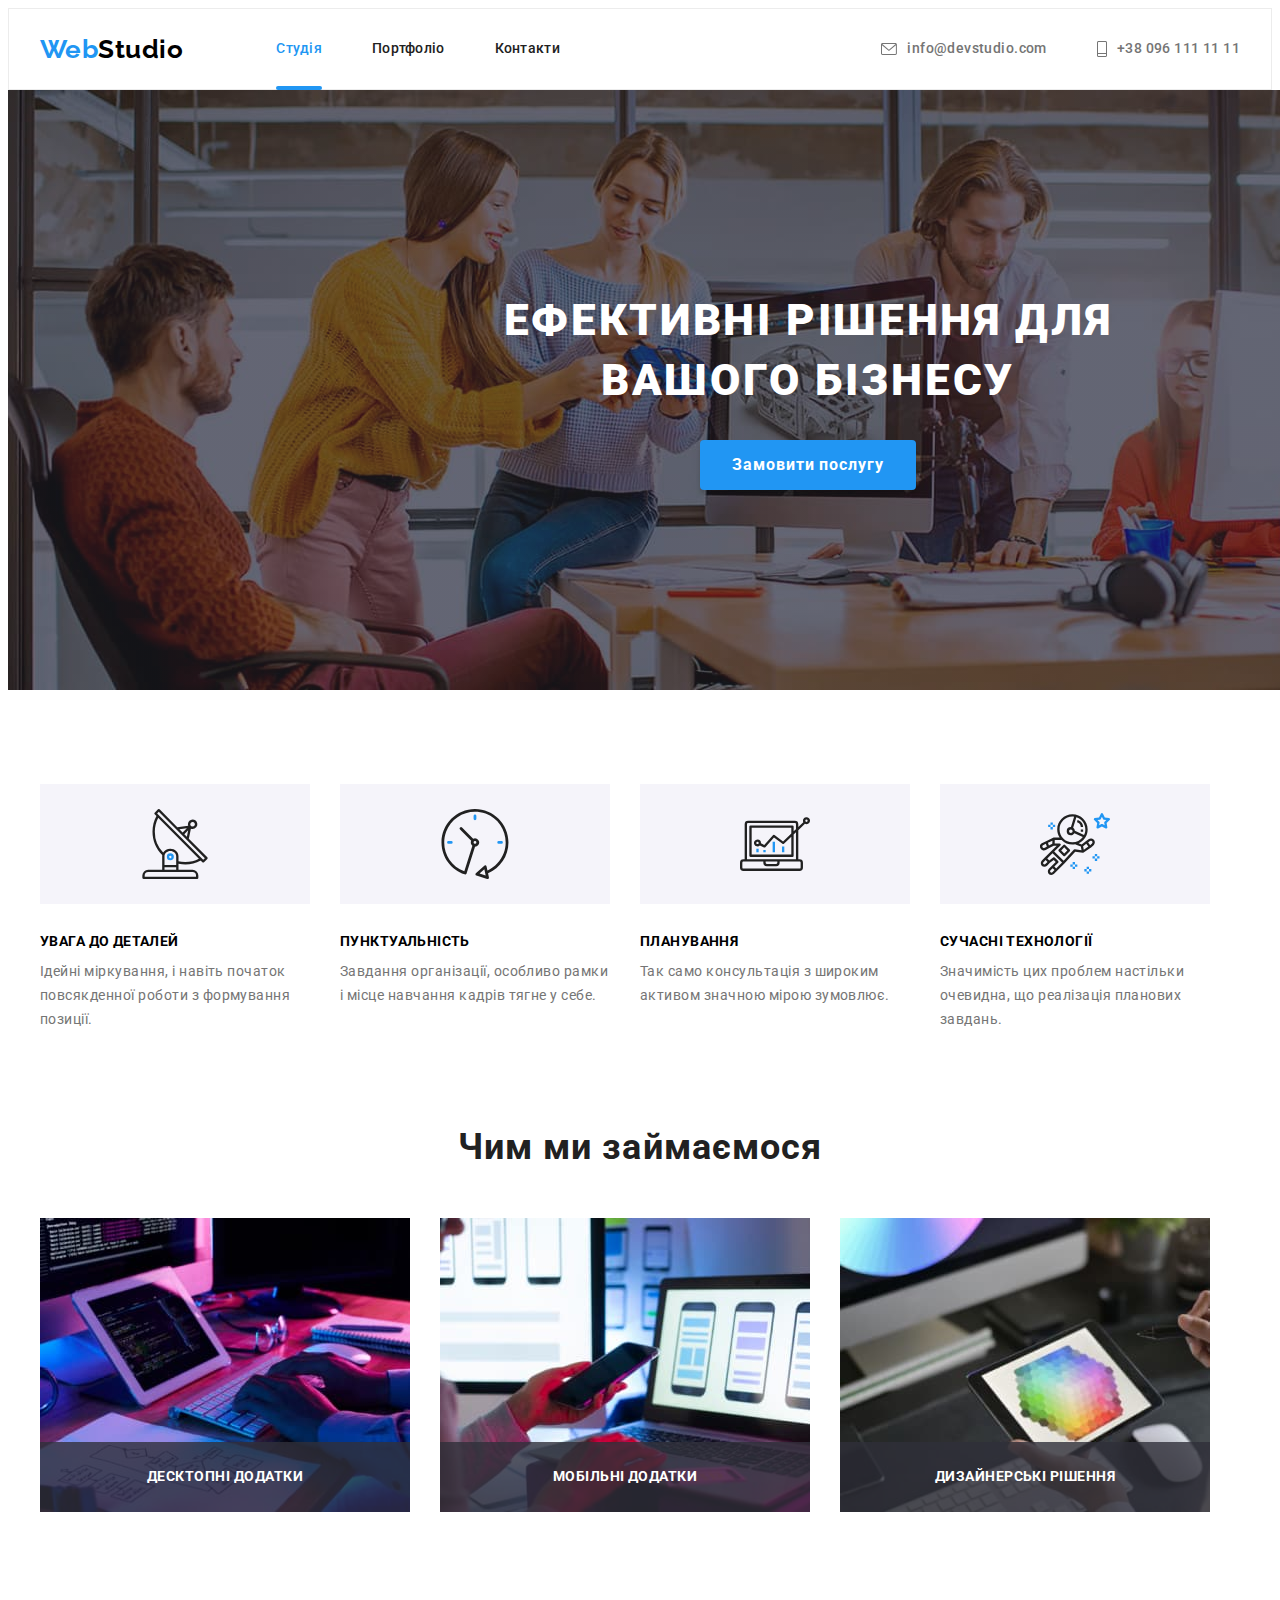
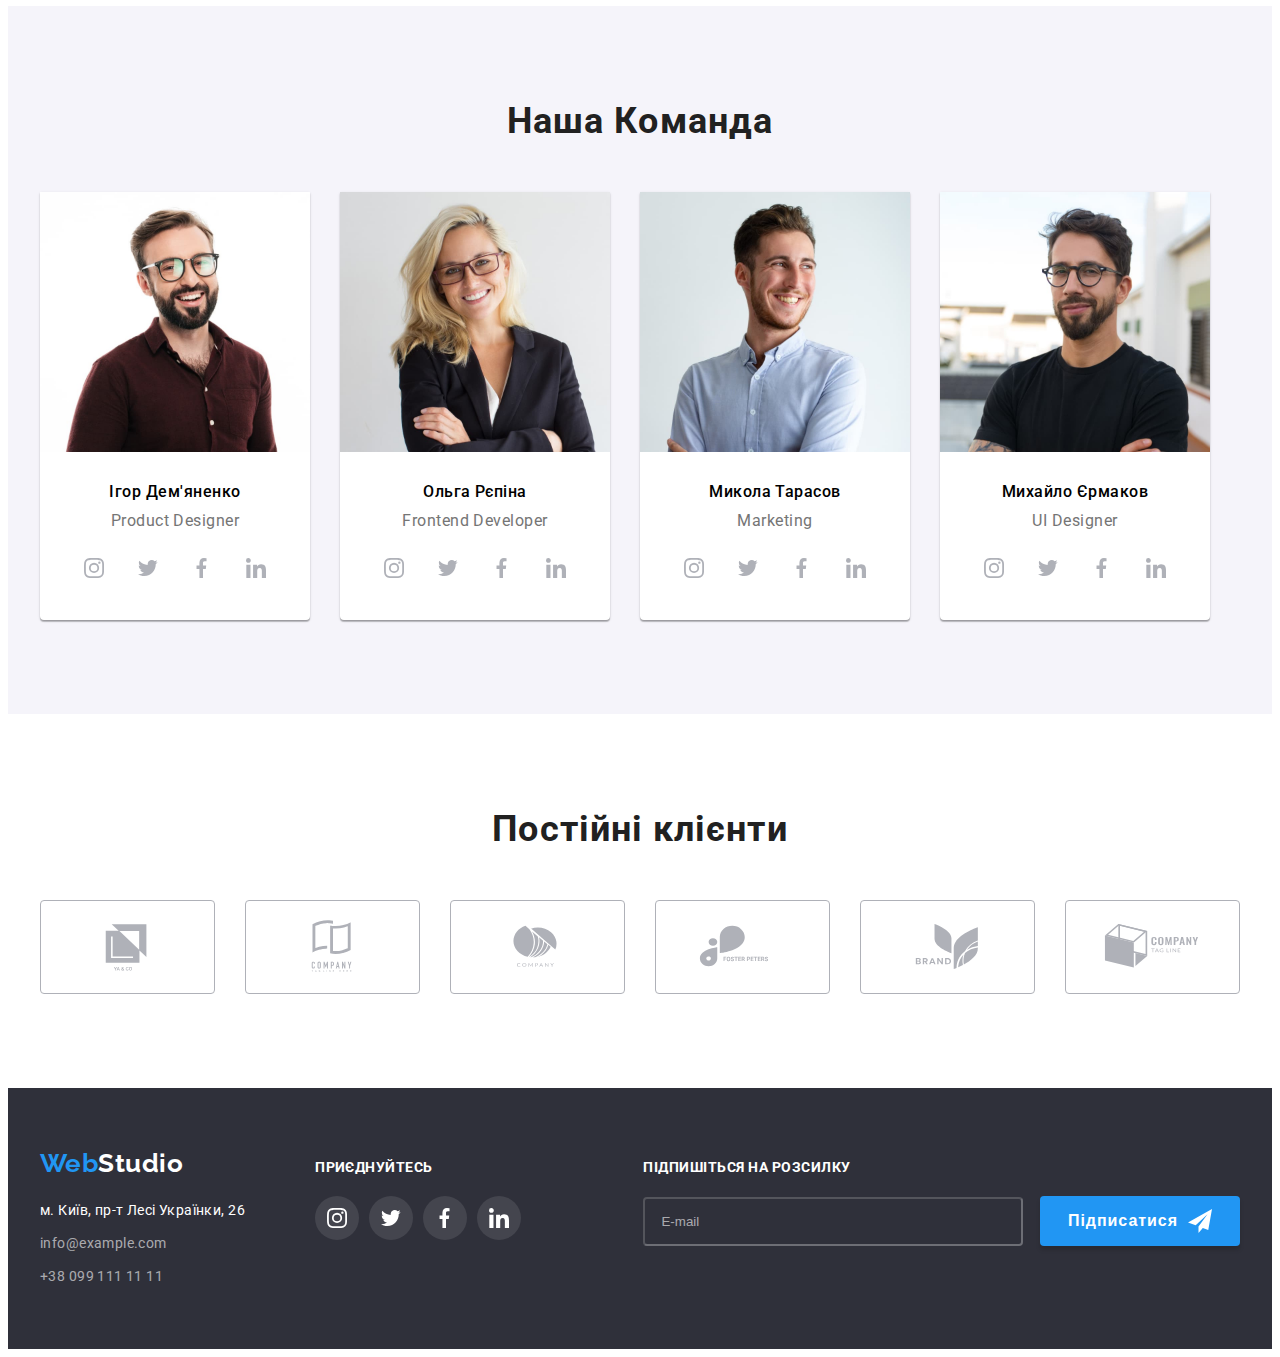
<file: index.html>
<!DOCTYPE html>
<html lang="uk">
  <head>
    <meta charset="UTF-8" />
    <meta http-equiv="X-UA-Compatible" content="IE=edge" />
    <meta name="viewport" content="width=#, initial-scale=1.0" />
    <title>Студія</title>
    <link rel="preconnect" href="https://fonts.googleapis.com">
<link rel="preconnect" href="https://fonts.gstatic.com" crossorigin>
<link href="https://fonts.googleapis.com/css2?family=Raleway:wght@700&family=Roboto:wght@400;500;700;900&display=swap" rel="stylesheet">
   <link rel="stylesheet" href="https://cdnjs.cloudflare.com/ajax/libs/modern-normalize/1.1.0/modern-normalize.min.css" integrity="sha512-wpPYUAdjBVSE4KJnH1VR1HeZfpl1ub8YT/NKx4PuQ5NmX2tKuGu6U/JRp5y+Y8XG2tV+wKQpNHVUX03MfMFn9Q==" crossorigin="anonymous" referrerpolicy="no-referrer" />
<link rel="stylesheet" href="./css/main.min.css" />

</head>
  <body class="body">
    <header class="header">
     <div class="main-nav container">
      <a class="logo-link decoration" href="index.html">Web<span class="logo-header decoration">Studio</span></a>
     <nav>
        <ul class="site-nav list">
          <li class="site-nav__item"><a href="./index.html" class="site-nav__link site-nav__link--current decoration">Студія</a></li>
          <li id="portfolio" class="site-nav__item"><a href="./portfolio.html" class="site-nav__link decoration">Портфоліо</a></li>
          <li class="site-nav__item"><a href="#" class="site-nav__link decoration">Контакти</a></li>
        </ul>
      </nav>
      <ul class="auth-nav list">
        <li class="auth-nav__item"><a href="mailto:info@devstudio.com" class="auth-nav__link decoration"><svg class="auth-nav__icon" width="16" height="12"><use href="./images/svg/sprite.svg#icon-envelope"></use></svg>info@devstudio.com</a></li>
        <li class="auth-nav__item"><a href="tel:+380961111111" class="auth-nav__link decoration"><svg class="auth-nav__icon" width="10" height="16"><use href="./images/svg/sprite.svg#icon-smartphone"></use></svg>+38 096 111 11 11</a></li>
      </ul>
      </div>
    </header>
   
    <main>
      <section class="hero">
        <h1 class="hero__title">Ефективні рішення для <br>вашого бізнесу</br></h1>
        <button type="button" class="hero__button" data-modal-open>Замовити послугу</button>
      </section>
      
    <section class="section">
        <div class="container">
        <h2 class="title visually-hidden">Наші особливості</h2>
        <ul class="list features-list">
          <li class="features-list__head">
            <div class="features-list__logo">
              <svg width="70" height="70"><use href="./images/svg/sprite.svg#icon-antenna"></use></svg></div>
            <h3 class="features-list__header">Увага до деталей</h3>
            <span class="features-list__text"
              >Ідейні міркування, і навіть початок повсякденної роботи з формування позиції.</span
            >
          </li>
          <li class="features-list__head">
            <div class="features-list__logo"><svg width="70" height="70"><use href="./images/svg/sprite.svg#icon-clock"></use></svg></div>
            <h3 class="features-list__header">Пунктуальність</h3>
            <span class="features-list__text">
              Завдання організації, особливо рамки і місце навчання кадрів тягне у себе.</span
            >
          </li>
          <li class="features-list__head">
            <div class="features-list__logo"><svg width="70" height="70"><use href="./images/svg/sprite.svg#icon-diagram"></use></svg></div>
            <h3 class="features-list__header">Планування</h3>
            <span class="features-list__text">
              Так само консультація з широким активом значною мірою зумовлює.</span
            >
          </li>
          <li class="features-list__head">
            <div class="features-list__logo"><svg width="70" height=""><use href="./images/svg/sprite.svg#icon-astronaut"></use></svg></div>
            <h3 class="features-list__header">Сучасні технології</h3>
            <span class="features-list__text">
              Значимість цих проблем настільки очевидна, що реалізація планових завдань.</span
            >
          </li>
        </ul>
        </div>
      </section>
      <section class="section what-we-do">
        <div class="container">
        <h2 class="title">Чим ми займаємося</h2>
        <ul class="list imgs-list">
          <li class="imgs-list__imgs"><img src="./images/img.jpg" alt="coding" width="370" /><p class="imgs-list__text">десктопні додатки</p></li>
          <li class="imgs-list__imgs"><img src="./images/img-1.jpg" alt="phone set" width="370" /><p class="imgs-list__text">мобільні додатки</p></li>
          <li class="imgs-list__imgs"><img src="./images/img-2.jpg" alt="web design" width="370" /><p class="imgs-list__text">дизайнерські рішення</p></li>
        </ul>
        
        </div>
      </section>
      <section class="our-team section">
        <div class="container">
          <h2 class="title">Наша Команда</h2>
        <ul class="list our-list">
          <li class="background our-list__team">
            <img src="./images/img-3.jpg" alt="photo1" width="270" />
           <div class="team-container">
             <h3 class="our-list__who">Ігор Дем'яненко</h3>
            <p lang="en" class="our-list__about">Product Designer</p>
         <ul class="list team-contact">
                <li class="team-contact__team"><a href="#" class="decoration team-contact__link" ><svg class="icon" width="20" height="20"><use href="./images/svg/sprite.svg#icon-instagram"></use></svg></a></li>
                <li class="team-contact__team"><a href="#" class="decoration team-contact__link"><svg class="icon" width="20" height="20"><use href="./images/svg/sprite.svg#icon-twitter"></use></svg></a></li>
                <li class="team-contact__team"><a href="#" class="decoration team-contact__link"><svg class="icon" width="20" height="20"><use href="./images/svg/sprite.svg#icon-facebook"></use></svg></a></li>
                <li class="team-contact__team"><a href="#" class="decoration team-contact__link"><svg class="icon" width="20" height="20"><use href="./images/svg/sprite.svg#icon-linkedin"></use></svg></a></li>
              </ul>
            </div>
        </li>
            
          <li class="background our-list__team">
            <img src="./images/img-4.jpg" alt="photo2" width="270" />
           <div class="team-container"> 
            <h3 class="our-list__who">Ольга Рєпіна</h3>
            <p lang="en" class="our-list__about">Frontend Developer</p>
            
              <ul class="list team-contact">
                <li class="team-contact__team"><a href="#" class="decoration team-contact__link"><svg class="icon" width="20" height="20"><use href="./images/svg/sprite.svg#icon-instagram"></use></svg></a></li>
                <li class="team-contact__team"><a href="#" class="decoration team-contact__link"><svg class="icon" width="20" height="20"><use href="./images/svg/sprite.svg#icon-twitter"></use></svg></a></li>
                <li class="team-contact__team"><a href="#" class="decoration team-contact__link"><svg class="icon" width="20" height="20"><use href="./images/svg/sprite.svg#icon-facebook"></use></svg></a></li>
                <li class="team-contact__team"><a href="#" class="decoration team-contact__link"><svg class="icon" width="20" height="20"><use href="./images/svg/sprite.svg#icon-linkedin"></use></svg></a></li>
              </ul>
          </div>
          </li>
          <li class="background our-list__team">
            <img src="./images/img-5.jpg" alt="photo3" width="270" />
            <div class="team-container"><h3 class="our-list__who">Микола Тарасов</h3>
            <p lang="en" class="our-list__about">Marketing</p>
              <ul class="list team-contact">
                <li class="team-contact__team"><a href="#" class="decoration team-contact__link"><svg class="icon" width="20" height="20"><use href="./images/svg/sprite.svg#icon-instagram"></use></svg></a></li>
                <li class="team-contact__team"><a href="#" class="decoration team-contact__link"><svg class="icon" width="20" height="20"><use href="./images/svg/sprite.svg#icon-twitter"></use></svg></a></li>
                <li class="team-contact__team"><a href="#" class="decoration team-contact__link"><svg class="icon" width="20" height="20"><use href="./images/svg/sprite.svg#icon-facebook"></use></svg></a></li>
                <li class="team-contact__team"><a href="#" class="decoration team-contact__link"><svg class="icon" width="20" height="20"><use href="./images/svg/sprite.svg#icon-linkedin"></use></svg></a></li>
              </ul>
              </div>
          </li>
          <li class="background our-list__team">
            <img src="./images/img-6.jpg" alt="photo4" width="270" />
            <div class="team-container"><h3 class="our-list__who">Михайло Єрмаков</h3>
            <p lang="en" class="our-list__about">UI Designer</p>
           <ul class="list team-contact">
                <li class="team-contact__team"><a href="#" class="decoration team-contact__link"><svg class="icon" width="20" height="20"><use href="./images/svg/sprite.svg#icon-instagram"></use></svg></a></li>
                <li class="team-contact__team"><a href="#" class="decoration team-contact__link"><svg class="icon" width="20" height="20"><use href="./images/svg/sprite.svg#icon-twitter"></use></svg></a></li>
                <li class="team-contact__team"><a href="#" class="decoration team-contact__link"><svg class="icon" width="20" height="20"><use href="./images/svg/sprite.svg#icon-facebook"></use></svg></a></li>
                <li class="team-contact__team"><a href="#" class="decoration team-contact__link"><svg class="icon" width="20" height="20"><use href="./images/svg/sprite.svg#icon-linkedin"></use></svg></a></li>
              </ul>
          </div>
          </li>
        </ul></div>
      
      </section>

    </main>
    <section class="section">
      <div class="container">
      <h2 class="title">Постійні клієнти</h2>
       <ul class="list our-clients">
       <li class="our-clients__client"><a href="#" class="decoration our-clients__link"><svg class="our-clients__icon icon"><use href="./images/svg/sprite.svg#icon-client-1"></use></svg></a></li>
       <li class="our-clients__client"><a href="#" class="decoration our-clients__link"><svg class="our-clients__icon icon"><use href="./images/svg/sprite.svg#icon-client-2"></use></svg></a></li>
       <li class="our-clients__client"><a href="#" class="decoration our-clients__link"><svg class="our-clients__icon icon"><use href="./images/svg/sprite.svg#icon-client-3"></use></svg></a></li>
       <li class="our-clients__client"><a href="#" class="decoration our-clients__link"><svg class="our-clients__icon icon"><use href="./images/svg/sprite.svg#icon-client-4"></use></svg></a></li>
       <li class="our-clients__client"><a href="#" class="decoration our-clients__link"><svg class="our-clients__icon icon"><use href="./images/svg/sprite.svg#icon-client-5"></use></svg></a></li>
       <li class="our-clients__client"><a href="#" class="decoration our-clients__link"><svg class="our-clients__icon icon"><use href="./images/svg/sprite.svg#icon-client-6"></use></svg></a></li>
       </ul>
      </div>
    </section>
     
      <footer class="footer">
      <div class="container footer-div">
        <div class="footer-nav">
        <a class="logo decoration" href="index.html">Web<span class="logo-head  decoration">Studio</span></a>
      <ul class="foot-nav list">
        <li class="foot-nav__list">
          <a
            href=https://goo.gl/maps/ps1MHNvpvdkXfW2N9
            class="foot-nav__address decoration"
            >м. Київ, пр-т Лесі Українки, 26</a
          >
        </li>
        <li class="foot-nav__list"><a href="mailto:info@example.com" class="foot-nav__mail decoration">info@example.com</a></li>
        <li class="foot-nav__list"><a href="tel:+380991111111" class="foot-nav__tell decoration">+38 099 111 11 11</a></li>
        </ul>
     </div>
     <div class="footer-contacts">
      <h3 class="foot-title">приєднуйтесь</h3>
      <ul class="list foot-contact">
        <li class="foot-contact__soclink"><a href="#" class="decoration foot-contact__link"><svg class="icon" width="20" height="20"><use href="./images/svg/sprite.svg#icon-instagram"></use></svg></a></li>
        <li class="foot-contact__soclink"><a href="#" class="decoration foot-contact__link"><svg class="icon" width="20" height="20"><use href="./images/svg/sprite.svg#icon-twitter"></use></svg></a></li>
        <li class="foot-contact__soclink"><a href="#" class="decoration foot-contact__link"><svg class="icon" width="20" height="20"><use href="./images/svg/sprite.svg#icon-facebook"></use></svg></a></li>
        <li class="foot-contact__soclink"><a href="#" class="decoration foot-contact__link"><svg class="icon" width="20" height="20"><use href="./images/svg/sprite.svg#icon-linkedin"></use></svg></a></li>
      </ul>
     </div>
     <div class="mail-send">
    <h3 class="head-mail">підпишіться на розсилку</h3>
    <form name="mail-send">
      <div class="mail-form">
        <label>
                <input class="mail-input" type="email" name="email" placeholder="E-mail" />
              </label>
              <button type="submit" class="mail-btn">Підписатися
                <svg class="mail-svg" width="24" height="24">
                <use href="./images/svg/sprite.svg#send"></use>
                </svg>
              </button>
      </div>
    </form>
  </div>
  </div>
  </footer>
     <div class="backdrop is-hidden" data-modal>
      <div class="modal">
           <button type="button" class="close-button" data-modal-close>
            <svg class="icon" width="11" height="11">
            <use href="./images/svg/sprite.svg#icon-close"></use>
          </svg>
      </button>
      <form class="mform">
       <p class="mheader">Залиште свої дані, ми вам передзвонимо</p>
        <div class="input">
          <label for="name" class="flabel">Ім'я</label>
         <div class="input-svg">
          <input class="form-input" type="text" name="your-name" id="name">
          <svg class="form-svg" width="18" height="18"><use href="./images/svg/sprite.svg#icon-name"></use>
          </svg>
        </div>
        </div>
        <div class="input">
          <label for="phone" class="flabel">Телефон</label>
         <div class="input-svg"> 
          <input class="form-input" type="tel" name="your-phone" id="phone">
          <svg class="form-svg" width="18" height="18"><use href="./images/svg/sprite.svg#icon-phone-num"></use>
          </svg>
        </div>
        </div>
        <div class="input">
          <label for="email" class="flabel">Пошта</label>
         <div class="input-svg"> 
          <input class="form-input" type="email" name="your-email" id="email">
          <svg class="form-svg" width="18" height="18"><use href="./images/svg/sprite.svg#icon-email"></use>
          </svg>
        </div>
        </div>
        <div class="input">
           <label for="comment" class="flabel">Коментар</label>
           <textarea class="comments" name="comment" id="comment" placeholder="Введіть текст" cols="30" rows="10"></textarea>
          </div>
        <div class="check-box-field">
          <label for="check-box" class="checkbox-label">
            <input class="checkbox-form" type="checkbox" name="checkbox" id="check-box" />
             <svg class="svg-no-check" width="16" height="15">
              <use href="./images/svg/sprite.svg#svg-no-check"></use></svg>
             <svg class="svg-check" width="16" height="15">
              <use href="./images/svg/sprite.svg#svg-check"></use></svg>
              Погоджуюся з розсилкою та приймаю <a href="#" class="box-link">Умови договору</a>
          </label>
        
      </div>
        <button type="submit" class="modal-button">Відправити</button>
      </form>
      </div>
    </div>
     <script src="./js/modal.js"></script>
  </body>
</html>
</file>
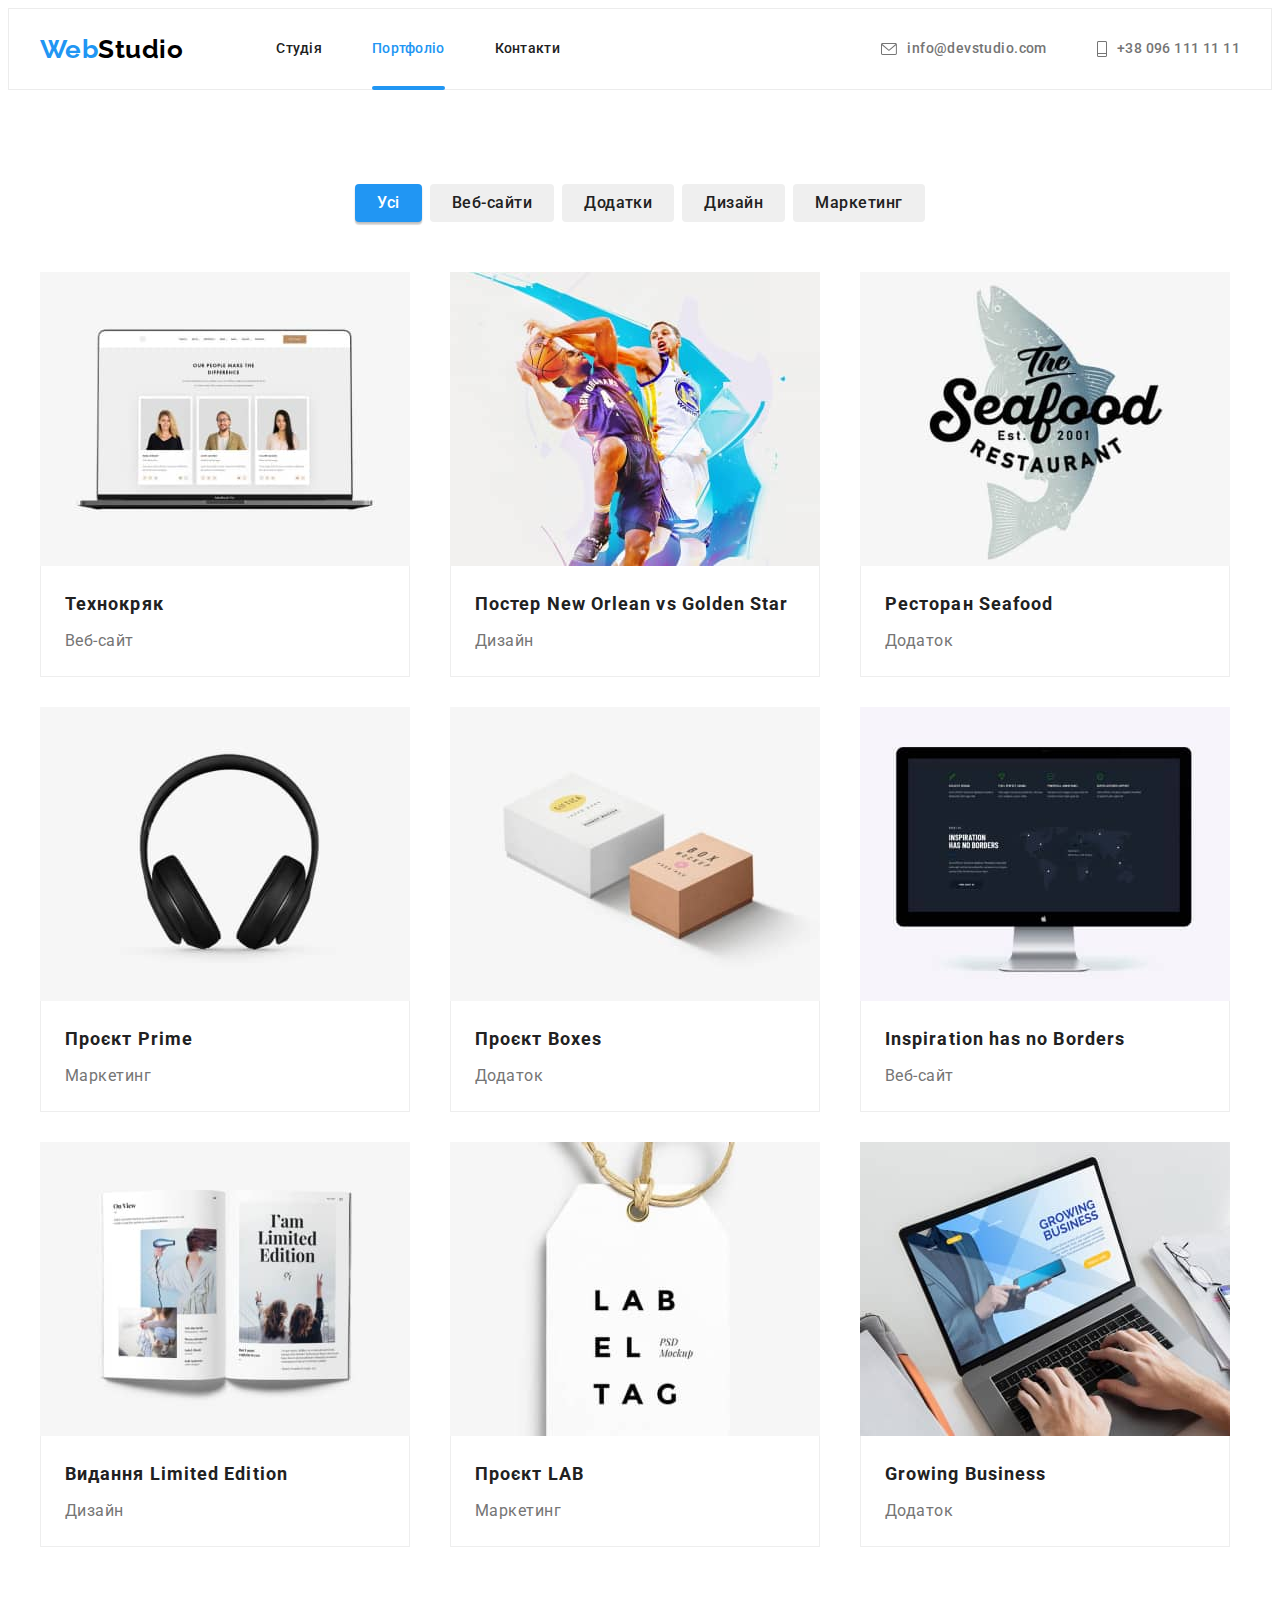
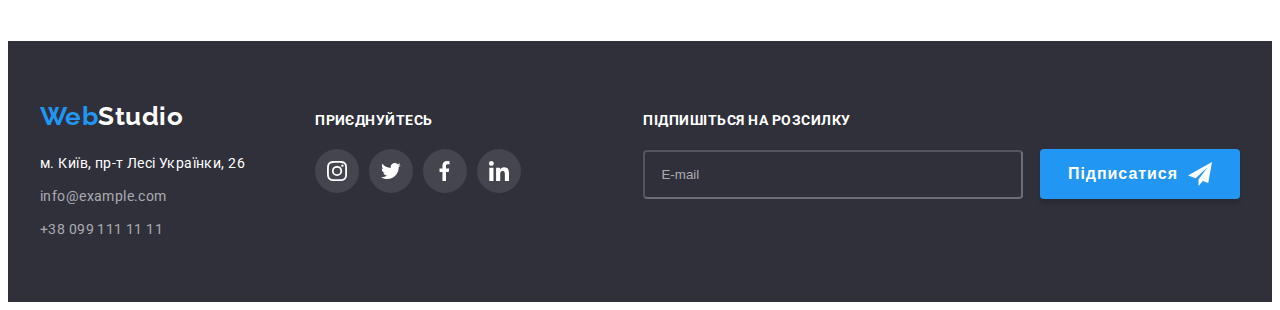
<file: portfolio.html>
<!DOCTYPE html>
<html lang="uk">
  <head>
    <meta charset="UTF-8" />
    <meta http-equiv="X-UA-Compatible" content="IE=edge" />
    <meta name="viewport" content="width=device-width, initial-scale=1.0" />
    <title>Портфоліо</title>
    <link rel="preconnect" href="https://fonts.googleapis.com">
<link rel="preconnect" href="https://fonts.gstatic.com" crossorigin>
<link href="https://fonts.googleapis.com/css2?family=Raleway:wght@700&family=Roboto:wght@400;500;700;900&display=swap" rel="stylesheet">
<link rel="stylesheet" href="https://cdnjs.cloudflare.com/ajax/libs/modern-normalize/1.1.0/modern-normalize.min.css" integrity="sha512-wpPYUAdjBVSE4KJnH1VR1HeZfpl1ub8YT/NKx4PuQ5NmX2tKuGu6U/JRp5y+Y8XG2tV+wKQpNHVUX03MfMFn9Q==" crossorigin="anonymous" referrerpolicy="no-referrer" />
<link rel="stylesheet" href="./css/main.min.css" />
    
  </head>
  <body class="body">
    <header class="header">
      <div class="container main-nav">
      <a class="logo-link decoration" href="index.html">Web<span class="logo-header decoration">Studio</span></a>
      <nav>
        <ul class="site-nav list">
          <li class="site-nav__item"><a href="./index.html" class="site-nav__link decoration">Студія</a></li>
          <li class="site-nav__item"><a href="./portfolio.html" class="site-nav__link site-nav__link--current decoration">Портфоліо</a></li>
          <li class="site-nav__item"><a href="#" class="site-nav__link decoration">Контакти</a></li>
        </ul>
      </nav>
      <ul class="auth-nav list">
        <li class="auth-nav__item"><a href="mailto:info@devstudio.com" class="auth-nav__link decoration"><svg class="auth-nav__icon" width="16" height="12"><use href="./images/svg/sprite.svg#icon-envelope"></use></svg>info@devstudio.com</a></li>
        <li class="auth-nav__item"><a href="tel:+380961111111" class="auth-nav__link decoration"><svg class="auth-nav__icon" width="10" height="16"><use href="./images/svg/sprite.svg#icon-smartphone"></use></svg>+38 096 111 11 11</a></li>
      </ul>
      </div>
    </header>
    <main>
      <section class="section">
          <div class="container">
         <h1 class="visually-hidden">Портфоліо</h1>
            <ul class="list button-list">
               <li class="buttons"><button type="button" class="button-log  button-log--current">Усі</button></li>
          <li class="buttons"><button type="button" class="button-log">Веб-сайти</button></li>
          <li class="buttons"><button type="button" class="button-log"> Додатки</button></li>
          <li class="buttons"><button type="button" class="button-log">Дизайн</button></li>
          <li class="buttons"><button type="button" class="button-log">Маркетинг</button></li>
        </ul></div>
      <div class="container">
        
        <ul class="list card-set">
          
          <li class="item">
           <a href="#" class="decoration cards"><div class="product-thumb"><img src="./images/portfolio/img.jpg" alt="технокряк" width="370" />
            <p class="product-overlay-text">Ресурс пропонує комплексні пропозиції з різним рівнем функціоналу та сервісів.
               Все це дозволить відвідувачу отримати вичерпні відомості про компанію чи приватну особу.</p></div>
            <div class="p-card"><h2 class="p-title">Технокряк</h2>
            <p class="description">Веб-сайт</p></div></a> 
          </li>
          
          <li class="item">
            <a href="#" class="decoration cards"><div class="product-thumb"><img src="./images/portfolio/img-1.jpg" alt="Дизайн" width="370" />
           <p class="product-overlay-text">Ресурс пропонує комплексні пропозиції з різним рівнем функціоналу та сервісів.
               Все це дозволить відвідувачу отримати вичерпні відомості про компанію чи приватну особу.</p></div>
              <div class="p-card"><h2 class="p-title">Постер New Orlean vs Golden Star</h2>
            <p class="description">Дизайн</p></div></a>
          </li>
          
          <li class="item">
            <a href="#" class="decoration cards"><div class="product-thumb"><img src="./images/portfolio/img-2.jpg" alt="Додаток" width="370" />
           <p class="product-overlay-text">Ресурс пропонує комплексні пропозиції з різним рівнем функціоналу та сервісів.
               Все це дозволить відвідувачу отримати вичерпні відомості про компанію чи приватну особу.</p></div>
              <div class="p-card"><h2 class="p-title">Ресторан Seafood</h2>
            <p class="description">Додаток</p></div></a>
          </li>
          
          <li class="item">
            <a href="#" class="decoration cards"><div class="product-thumb"><img src="./images/portfolio/img-3.jpg" alt="Маркетинг" width="370" />
            <p class="product-overlay-text">Ресурс пропонує комплексні пропозиції з різним рівнем функціоналу та сервісів.
               Все це дозволить відвідувачу отримати вичерпні відомості про компанію чи приватну особу.</p></div>
              <div class="p-card"><h2 class="p-title">Проєкт Prime</h2>
            <p class="description">Маркетинг</p></div></a>
          </li>
          
          <li class="item">
            <a href="#" class="decoration cards"><div class="product-thumb"><img src="./images/portfolio/img-4.jpg" alt="Додаток" width="370" />
            <p class="product-overlay-text">Ресурс пропонує комплексні пропозиції з різним рівнем функціоналу та сервісів.
               Все це дозволить відвідувачу отримати вичерпні відомості про компанію чи приватну особу.</p></div>
              <div class="p-card"><h2 class="p-title">Проєкт Boxes</h2>
            <p class="description">Додаток</p></div></a>
          </li>
         
          <li class="item">
           <a href="#" class="decoration cards"><div class="product-thumb"> <img src="./images/portfolio/img-5.jpg" alt="Веб-сайт" width="370" />
            <p class="product-overlay-text">Ресурс пропонує комплексні пропозиції з різним рівнем функціоналу та сервісів.
               Все це дозволить відвідувачу отримати вичерпні відомості про компанію чи приватну особу.</p></div>
            <div class="p-card"><h2 class="p-title">Inspiration has no Borders</h2>
            <p class="description">Веб-сайт</p></div></a>
          </li>
          
          <li class="item"> 
            <a href="#" class="decoration cards"><div class="product-thumb"><img src="./images/portfolio/img-6.jpg" alt="Дизайн" width="370" />
            <p class="product-overlay-text">Ресурс пропонує комплексні пропозиції з різним рівнем функціоналу та сервісів.
               Все це дозволить відвідувачу отримати вичерпні відомості про компанію чи приватну особу.</p></div>
              <div class="p-card"><h2 class="p-title">Видання Limited Edition</h2>
            <p class="description">Дизайн</p></div></a>
          </li>
         
          <li class="item">
            <a href="#" class="decoration cards"><div class="product-thumb"><img src="./images/portfolio/img-7.jpg" alt="Маркетинг" width="370" />
            <p class="product-overlay-text">Ресурс пропонує комплексні пропозиції з різним рівнем функціоналу та сервісів.
               Все це дозволить відвідувачу отримати вичерпні відомості про компанію чи приватну особу.</p></div>
              <div class="p-card"><h2 class="p-title">Проєкт LAB</h2>
            <p class="description">Маркетинг</p></div></a>
          </li>
          
          <li class="item">
            <a href="#" class="decoration cards"><div class="product-thumb"><img src="./images/portfolio/img-8.jpg" alt="Додаток" width="370" />
            <p class="product-overlay-text">Ресурс пропонує комплексні пропозиції з різним рівнем функціоналу та сервісів.
               Все це дозволить відвідувачу отримати вичерпні відомості про компанію чи приватну особу.</p></div>
              <div class="p-card"><h2 class="p-title">Growing Business</h2>
            <p class="description">Додаток</p></div></a>
          </li>
        </ul>
        </div>
      </section>
    </main>
    <footer class="footer">
      <div class="container footer-div">
        <div class="footer-nav"><a class="logo decoration" href="index.html">Web<span class="logo-head  decoration">Studio</span></a>
      <ul class="foot-nav list">
        <li class="foot-nav__list">
          <a
            href=https://goo.gl/maps/ps1MHNvpvdkXfW2N9
            class="foot-nav__address decoration"
            >м. Київ, пр-т Лесі Українки, 26</a
          >
        </li>
        <li class="foot-nav__list"><a href="mailto:info@example.com" class="foot-nav__mail decoration">info@example.com</a></li>
        <li class="foot-nav__list"><a href="tel:+380991111111" class="foot-nav__tell decoration">+38 099 111 11 11</a></li>
      </ul>
      </div>
      <div class="footer-contacts">
      <h3 class="foot-title">приєднуйтесь</h3>
      <ul class="list foot-contact">
        <li class="foot-contact__soclink"><a href="#" class="decoration foot-contact__link"><svg class="icon" width="20" height="20"><use href="./images/svg/sprite.svg#icon-instagram"></use></svg></a></li>
        <li class="foot-contact__soclink"><a href="#" class="decoration foot-contact__link"><svg class="icon" width="20" height="20"><use href="./images/svg/sprite.svg#icon-twitter"></use></svg></a></li>
        <li class="foot-contact__soclink"><a href="#" class="decoration foot-contact__link"><svg class="icon" width="20" height="20"><use href="./images/svg/sprite.svg#icon-facebook"></use></svg></a></li>
        <li class="foot-contact__soclink"><a href="#" class="decoration foot-contact__link"><svg class="icon" width="20" height="20"><use href="./images/svg/sprite.svg#icon-linkedin"></use></svg></a></li>
      </ul>
     </div>
      <div class="mail-send">
    <h3 class="head-mail">підпишіться на розсилку</h3>
    <form name="mail-send">
      <div class="mail-form">
        <label>
                <input class="mail-input" type="email" name="email" placeholder="E-mail" />
              </label>
              <button type="submit" class="mail-btn">Підписатися
                <svg class="mail-svg" width="24" height="24">
                <use href="./images/svg/sprite.svg#send"></use>
                </svg>
              </button>
      </div>
    </form>
  </div>
     </div>
    </footer>
  </body>
</html>
</file>
<file: css/main.min.css>
.visually-hidden{position:absolute;white-space:nowrap;width:1px;height:1px;overflow:hidden;border:0;padding:0;clip:rect(0 0 0 0);clip-path:inset(50%);margin:-1px}.features-list__logo,.product-overlay-text,.close-button,.backdrop,.our-clients__link,.team-contact__link,.team-contact,.auth-nav__link{display:flex;align-items:center;justify-content:center}h1,h2,h3,h4,p{margin-top:0;margin-bottom:0}ul{margin-top:0;margin-bottom:0;padding-left:0}img{display:block}.icon{fill:currentColor}.body{background-color:#fff;color:var(--primary-text-color);font-family:"Roboto",sans-serif;font-size:16px;letter-spacing:.03em}.decoration{text-decoration:none}.list{list-style:none}.section{padding-top:94px;padding-bottom:94px}.container{width:1200px;padding-right:15px;padding-left:15px;margin-left:auto;margin-right:auto}.modal-button{display:block;margin-left:auto;margin-right:auto;padding:10px 52px;border-radius:4px;border:rgba(0,0,0,0);outline:none;font-size:16px;font-weight:700;line-height:1.875;letter-spacing:.06em;transition:background-color 250ms cubic-bezier(0.4, 0, 0.2, 1);box-shadow:0px 4px 4px rgba(0,0,0,.15);color:#fff;background-color:#2196f3}.modal-button:hover,.modal-button:focus{background-color:#188ce8}.hero{padding-top:200px;padding-bottom:200px;margin-left:auto;margin-right:auto;width:1600px;text-align:center;background-color:#2f303a;background-image:linear-gradient(rgba(47, 48, 58, 0.4), rgba(47, 48, 58, 0.4)),url(../images/Img-hw4.jpg);background-repeat:no-repeat;background-position:center;background-size:cover}.hero__title{margin-bottom:30px;font-size:44px;font-weight:900;line-height:1.3636363636;letter-spacing:.06em;text-transform:uppercase;color:#fff}.hero__button{min-width:216px;padding:10px 32px;cursor:pointer;background-color:#2196f3;color:#fff;box-shadow:0px 4px 4px rgba(0,0,0,.15);border:none;border-radius:4px;text-align:center;font-weight:700;font-family:"Roboto",sans-serif;font-size:16px;line-height:1.88;letter-spacing:.06em;transition:background-color 250ms cubic-bezier(0.4, 0, 0.2, 1),color 250ms cubic-bezier(0.4, 0, 0.2, 1)}.hero__button:focus,.hero__button:hover{color:#fff;background-color:#188ce8}.title{margin-bottom:50px;font-weight:700;font-size:36px;line-height:1.17;text-align:center;letter-spacing:.03em;color:#212121}.logo-link{color:#2196f3;font-family:"Raleway",sans-serif;font-weight:700;font-size:26px;line-height:1.19}.logo-header{color:#000}.header{border:1px solid #ececec}.main-nav{display:flex;align-items:center}.site-nav{display:flex;margin-left:93px}.site-nav__item:not(:last-child){margin-right:50px}.site-nav__link{display:block;padding-top:32px;padding-bottom:32px;position:relative;font-family:"Roboto",sans-serif;font-weight:500;font-size:14px;line-height:1.14;letter-spacing:.02em;color:#212121;transition:color 250ms cubic-bezier(0.4, 0, 0.2, 1)}.site-nav__link--current{color:#2196f3}.site-nav__link:hover,.site-nav__link:focus{color:#2196f3}.site-nav__link--current::after{position:absolute;display:block;content:"";width:100%;height:4px;border-radius:2px;bottom:-1px;background-color:#2196f3}.auth-nav{display:flex;margin-left:auto}.auth-nav__item+.auth-nav__item{margin-left:50px}.auth-nav__link{color:#757575;padding-top:21px;padding-bottom:21px;transition:color 250ms cubic-bezier(0.4, 0, 0.2, 1);font-weight:500;font-style:normal;font-size:14px;line-height:1.71;letter-spacing:.03em;color:#757575}.auth-nav__link:hover,.auth-nav__link:focus{color:#2196f3}.auth-nav__icon{fill:currentColor;margin-right:10px}.footer-div{display:flex;justify-content:baseline;align-items:baseline}.footer-nav{margin-right:70px}.footer-contacts{width:206px;height:80px}.footer{padding-top:60px;padding-bottom:60px;background-color:#2f303a}.logo{color:#2196f3;font-family:"Raleway";font-size:26px;font-weight:700;line-height:1.1923076923}.logo-head{color:#fff}.foot-nav__list:not(:last-child){margin-bottom:9px}.foot-nav{margin-top:20px}.foot-nav__address{font-style:normal;font-size:14px;line-height:1.71;letter-spacing:.03em;color:#fff;transition:background-color 250ms cubic-bezier(0.4, 0, 0.2, 1),color 250ms cubic-bezier(0.4, 0, 0.2, 1)}.foot-nav__address:hover,.foot-nav__address:focus{color:#2196f3}.foot-nav__mail,.foot-nav__tell{font-style:normal;font-size:14px;line-height:1.71;letter-spacing:.03em;color:rgba(255,255,255,.6);transition:background-color 250ms cubic-bezier(0.4, 0, 0.2, 1),color 250ms cubic-bezier(0.4, 0, 0.2, 1)}.foot-nav__mail:hover,.foot-nav__mail:focus{color:#2196f3}.foot-nav__tell:hover,.foot-nav__tell:focus{color:#2196f3}.foot-title{Font-size:14px;line-height:1.14;display:flex;justify-content:baseline;align-items:baseline;color:#fff;text-transform:uppercase;margin-bottom:20px}.foot-contact{display:flex}.foot-contact .foot-contact__soclink+.foot-contact__soclink{margin-left:10px}.foot-contact__link{display:flex;justify-content:center;align-items:center;width:44px;height:44px;border-radius:50px;color:#fff;background:rgba(255,255,255,.1);transition:background-color 250ms cubic-bezier(0.4, 0, 0.2, 1),color 250ms cubic-bezier(0.4, 0, 0.2, 1)}.foot-contact__link:hover,.foot-contact__link:focus{background-color:#2196f3}.mail-send{margin-left:auto}.head-mail{font-size:14px;line-height:1.14;text-transform:uppercase;margin-bottom:20px;color:#fff}.mail-form .mail-send{display:flex}.mail-send .mail-input{padding-top:15px;padding-bottom:15px;padding-left:16px;min-width:358px;border-radius:4px;outline:none;transition:border-color 250ms cubic-bezier(0.4, 0, 0.2, 1);border-color:rgba(255,255,255,.3);background-color:#2f303a;color:#fff}.mail-send .mail-input:hover,.mail-send .mail-input:focus{border-color:#2196f3}.mail-input::placeholder{color:rgba(255,255,255,.6)}.mail-btn{display:inline-flex;align-items:center;outline:none;padding:10px 28px;border-radius:4px;border:rgba(0,0,0,0);margin-left:12px;min-width:200px;cursor:pointer;transition:background-color 250ms cubic-bezier(0.4, 0, 0.2, 1);font-weight:700;font-size:16px;line-height:1.88;letter-spacing:.06em;box-shadow:0px 4px 4px rgba(0,0,0,.15);color:#fff;background-color:#2196f3}.mail-svg{color:#fff}.mail-send .mail-btn .mail-svg{margin-left:10px}.mail-send .mail-btn:hover,.mail-send .mail-btn:focus{background-color:#188ce8}.title{margin-bottom:50px;font-weight:700;font-size:36px;line-height:1.17;text-align:center;letter-spacing:.03em;color:#212121}.team-container{padding:30px}.our-team{background-color:#f5f4fa}.our-list{display:flex;margin-right:30px}.our-list__team:not(:last-child){flex-basis:calc(25% - 30px);margin-right:30px}.background{background-color:#fff;box-shadow:0px 1px 3px rgba(0,0,0,.12),0px 1px 1px rgba(0,0,0,.14),0px 2px 1px rgba(0,0,0,.2);border-radius:0px 0px 4px 4px}.our-list__who{margin-bottom:10px;font-weight:500;font-size:16px;line-height:1.19;text-align:center;letter-spacing:.03em}.our-list__about{font-weight:400;font-size:16px;line-height:1.19;text-align:center;letter-spacing:.03em;color:#757575;margin-bottom:16px}.team-contact{margin-right:0px}.team-contact .team-contact__team+.team-contact__team{margin-left:10px}.team-contact__link{width:44px;height:44px;border-radius:50%;color:#afb1b8;transition:background-color 250ms cubic-bezier(0.4, 0, 0.2, 1),color 250ms cubic-bezier(0.4, 0, 0.2, 1)}.team-contact__link:hover,.team-contact__link:focus{color:#fff;background-color:#2196f3}.our-clients{display:flex;margin-left:-30px}.our-clients__client{flex-basis:calc(16.6666666667% - 30px);margin-left:30px}.our-clients__link{height:92px;border:1px solid;border-radius:4px;color:#afb1b8;transition:background-color 250ms cubic-bezier(0.4, 0, 0.2, 1),color 250ms cubic-bezier(0.4, 0, 0.2, 1)}.our-clients__link:hover,.our-clients__link:focus{color:#2196f3}.our-clients__icon{width:106px;height:60px}.backdrop{position:fixed;width:100vw;height:100vh;background-color:rgba(0,0,0,.2);top:0;transition:opacity 250ms cubic-bezier(0.4, 0, 0.2, 1),visibility 250ms cubic-bezier(0.4, 0, 0.2, 1)}.backdrop.is-hidden{opacity:0;visibility:hidden;pointer-events:none}.backdrop.is-hidden .modal{transform:scale(2)}.modal{width:528px;min-height:581px;background-color:#fff;position:relative;transform:scale(1);transition:transform 250ms cubic-bezier(0.4, 0, 0.2, 1)}.close-button{position:absolute;cursor:pointer;right:8px;top:8px;background-color:rgba(0,0,0,0);border-radius:50%;width:30px;height:30px;border:1px solid rgba(0,0,0,.1)}.close-button:hover,.close-button:focus{color:#2196f3}.mform{padding:40px}.mheader{font-weight:700;font-size:20px;line-height:1.15;text-align:center;letter-spacing:.03em;color:#212121;margin-bottom:12px}.input{display:flex;flex-direction:column}.input-svg{position:relative;display:flex;flex-direction:column;margin-bottom:10px}.flabel{font-size:12px;line-height:1.16;margin-bottom:4px;color:#757575}.form-input{font-size:12px;width:448px;height:40px;margin:0;padding:0;padding-left:42px;border:1px solid rgba(33,33,33,.2);border-radius:4px;box-sizing:border-box;outline:none;transition:border-color 250ms cubic-bezier(0.4, 0, 0.2, 1)}.form-input:hover+.form-svg,.form-input:focus+.form-svg{fill:#2196f3}.form-input:hover,.form-input:focus{border-color:#2196f3}.input-svg .form-svg{position:absolute;top:10px;left:10px}.comments{font-size:12px;width:448px;height:120px;padding:12px 16px;margin-bottom:20px;border:1px solid rgba(33,33,33,.2);border-radius:4px;box-sizing:border-box;resize:none;outline:none;transition:border-color 250ms cubic-bezier(0.4, 0, 0.2, 1)}.comments:hover,.comments:focus{border-color:#2196f3}.comments::placeholder{font-size:12px;line-height:1.17;color:rgba(117,117,117,.5)}.check-box-field{display:flex;justify-content:center;margin-bottom:30px}.checkbox-label{position:relative;display:flex;align-items:center;font-size:14px;line-height:1.7;letter-spacing:.03em;color:#757575}.checkbox-form{display:flex;position:absolute;white-space:nowrap;width:1px;height:1px;overflow:hidden;border:0;padding:0;clip:rect(0 0 0 0);clip-path:inset(50%);margin:-1px}.checkbox-form:hover~.svg-no-check,.checkbox-form:focus~.svg-no-check{fill:#2196f3}.svg-no-check{margin-right:7px;width:16px;height:15px;border-radius:2px;opacity:1;background-color:#fff}.checkbox-form:checked~.svg-no-check{opacity:0}.svg-check{position:absolute;margin-right:7px;width:16px;height:15px;border-radius:2px;background-color:#2196f3;opacity:0;transition:opacity 250ms cubic-bezier(0.4, 0, 0.2, 1)}.checkbox-form:checked~.svg-check{opacity:1}.box-link{margin-left:4px;outline:none;color:#2196f3;transition:background-color 250ms cubic-bezier(0.4, 0, 0.2, 1)}.box-link:hover,.box-link:focus{text-decoration:none}.button-list{display:flex;margin-bottom:50px;justify-content:center}.button-list .buttons+.buttons{margin-left:8px}.button-log{padding:6px 22px;font-family:"Roboto",sans-serif;font-weight:500;font-size:16px;line-height:1.62;letter-spacing:.03em;border:none;border-radius:4px;cursor:pointer;color:#212121;transition:background-color 250ms cubic-bezier(0.4, 0, 0.2, 1),color 250ms cubic-bezier(0.4, 0, 0.2, 1),box-shadow 250ms cubic-bezier(0.4, 0, 0.2, 1)}.button-log:hover,.button-log:focus{color:#fff;background:#2196f3;box-shadow:0px 3px 1px rgba(0,0,0,.1),0px 1px 2px rgba(0,0,0,.08),0px 2px 2px rgba(0,0,0,.12)}.button-log--current{color:#fff;background:#2196f3;box-shadow:0px 3px 1px rgba(0,0,0,.1),0px 1px 2px rgba(0,0,0,.08),0px 2px 2px rgba(0,0,0,.12)}.cards:hover .product-overlay-text{transform:translateY(0%)}.cards:focus .product-overlay-text{transform:translateY(0%)}.product-thumb{position:relative;overflow:hidden}.product-overlay-text{position:absolute;content:"";width:100%;height:100%;top:0;left:0;background-color:rgba(33,150,243,.9);transform:translateY(100%);transition:transform 250ms cubic-bezier(0.4, 0, 0.2, 1);padding-left:24px;padding-right:24px;font-size:18px;line-height:1.56;color:#fff}.card-set{display:flex;flex-wrap:wrap;margin-top:-30px;margin-left:-30px}.card-set>.item{flex-basis:calc(33.3333333333% - 30px);margin-left:30px;margin-top:30px}.p-card{padding:20px 24px;border:1px solid #eee;border-top:none}.cards{display:inline-block}.cards:hover,.cards:focus{box-shadow:0px 1px 1px rgba(0,0,0,.12),0px 4px 4px rgba(0,0,0,.06),1px 4px 6px rgba(0,0,0,.16)}.p-title{margin-bottom:4px;font-weight:700;font-size:18px;line-height:2;letter-spacing:.06em;color:#212121}.description{font-size:16px;line-height:1.875;letter-spacing:.03em;color:#757575}.features-list{display:flex}.features-list__head:not(:last-child){margin-right:30px}.features-list__head{flex-basis:calc(25% - 30px)}.features-list__header{margin-bottom:10px;font-weight:700;font-size:14px;line-height:1.14;letter-spacing:.03em;text-transform:uppercase}.features-list__text{color:#757575;font-style:normal;font-size:14px;line-height:1.71}.features-list__logo{height:120px;background-color:#f5f4fa;margin-bottom:30px}.what-we-do{padding-top:0}.imgs-list{display:flex}.imgs-list__imgs:not(:last-child){margin-right:30px}.imgs-list__imgs{position:relative}.imgs-list__text{position:absolute;width:100%;bottom:0;left:0;padding:27px 0;font-weight:bold;font-size:14px;line-height:1.14;text-align:center;text-transform:uppercase;color:#fff;background-color:rgba(47,48,58,.8)}/*# sourceMappingURL=main.min.css.map */
</file>
